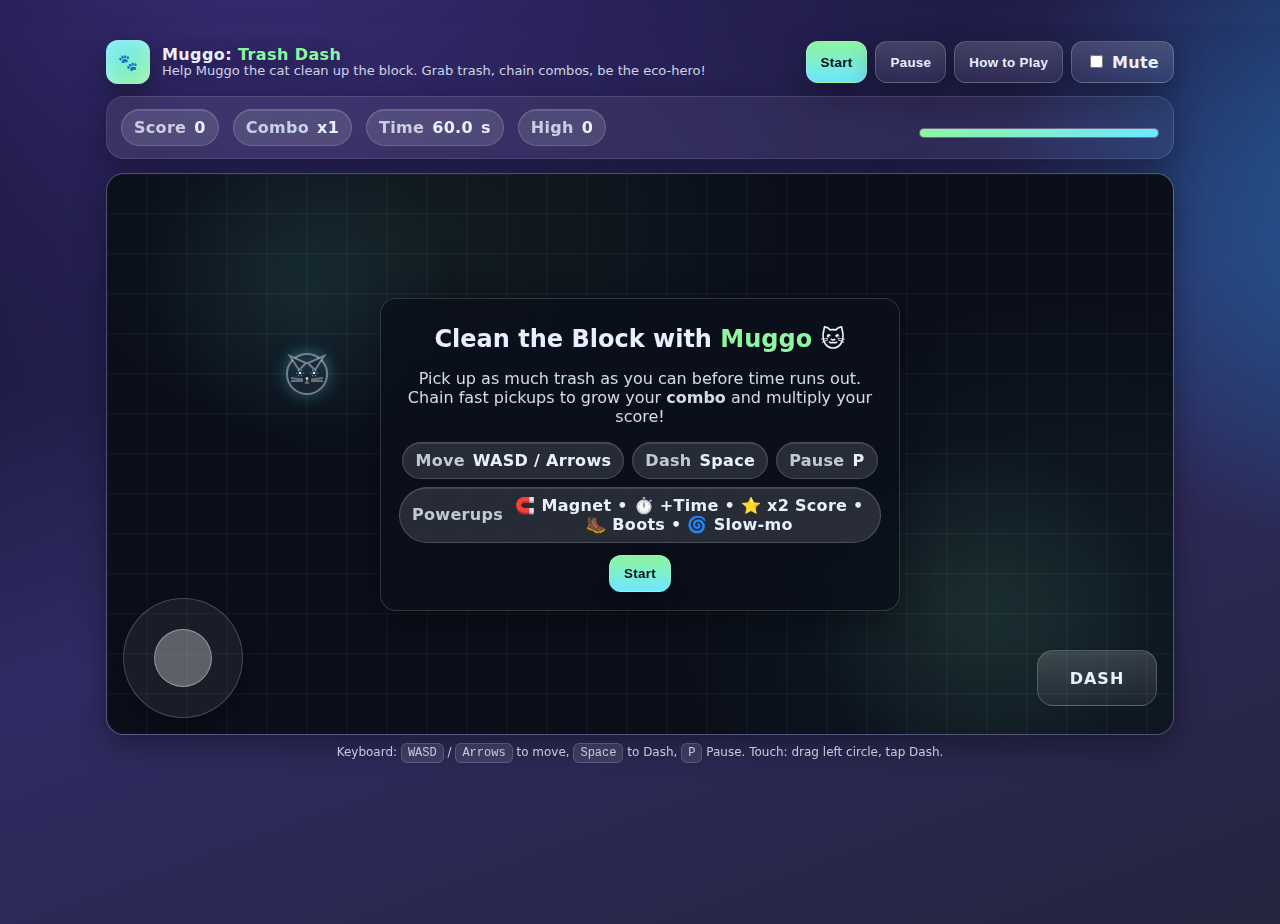
<file: collector/index.html>
<!DOCTYPE html>
<html lang="en">
<head>
  <meta charset="UTF-8" />
  <meta name="viewport" content="width=device-width, initial-scale=1" />
  <title>Muggo: Trash Dash</title>
  <style>
    :root{
      --bg1:#0f0c29; /* deep indigo */
      --bg2:#302b63; /* royal violet */
      --bg3:#24243e; /* twilight */
      --accent:#8ef5a0; /* mint glow */
      --accent-2:#6ee7ff; /* cyan glow */
      --warning:#ffbf69; /* warm amber */
      --danger:#ff6b6b; /* coral */
      --fg:#e8f0ff;
      --glass: rgba(255,255,255,0.12);
      --glass-2: rgba(255,255,255,0.08);
      --shadow: 0 10px 30px rgba(0,0,0,0.35);
      --radius: 18px;
    }
    *{box-sizing:border-box}
    html,body{
      margin:0; height:100%; color:var(--fg);
      background: radial-gradient(1200px 800px at 20% -10%, #3a2f79 0%, transparent 60%),
                  radial-gradient(1000px 700px at 120% 20%, #1b6aa5 0%, transparent 55%),
                  linear-gradient(160deg,var(--bg1),var(--bg2) 50%,var(--bg3));
      font-family: ui-sans-serif, system-ui, -apple-system, Segoe UI, Roboto, "Helvetica Neue", Arial;
    }
    .wrap{
      max-width: 1100px; margin: 24px auto; padding: 16px; 
    }
    header{
      display:flex; align-items:center; justify-content:space-between; gap:12px; margin-bottom:12px;
    }
    .brand{display:flex; align-items:center; gap:12px}
    .logo{
      width:44px; height:44px; border-radius:12px; display:grid; place-items:center; 
      background: linear-gradient(145deg, var(--accent-2), var(--accent));
      box-shadow: inset 0 0 18px rgba(255,255,255,0.35), var(--shadow);
      color:#00131a; font-weight:900;
    }
    .title{
      line-height:1; font-weight:800; letter-spacing:0.4px; text-shadow: 0 4px 20px rgba(0,0,0,0.45);
    }
    .subtitle{opacity:0.85; font-size:13px}

    .hud{
      display:grid; grid-template-columns: 1fr auto; gap:12px; align-items:center;
      background: linear-gradient( to right, rgba(255,255,255,0.08), rgba(255,255,255,0.04) );
      border:1px solid rgba(255,255,255,0.12);
      border-radius: var(--radius); padding: 12px 14px; box-shadow: var(--shadow);
      backdrop-filter: blur(8px);
    }

    .stats{ display:flex; gap:14px; flex-wrap:wrap }
    .pill{
      display:flex; align-items:center; gap:8px; padding:8px 12px; border-radius: 999px;
      background: var(--glass);
      border:1px solid rgba(255,255,255,0.16);
      box-shadow: inset 0 1px 0 rgba(255,255,255,0.12);
      font-weight:700; letter-spacing:0.3px; font-variant-numeric: tabular-nums;
    }
    .pill .k{ opacity:0.8; font-weight:600 }

    .controls{ display:flex; gap:8px; flex-wrap:wrap }
    button, .toggle{
      border:none; cursor:pointer; padding:10px 14px; border-radius: 12px; font-weight:800; letter-spacing:0.3px;
      background: linear-gradient(180deg, rgba(255,255,255,0.16), rgba(255,255,255,0.06));
      border:1px solid rgba(255,255,255,0.2);
      color:var(--fg); box-shadow: var(--shadow);
      transition: transform .08s ease, box-shadow .2s ease, filter .2s ease;
    }
    button.primary{
      background: linear-gradient(180deg, var(--accent), var(--accent-2)); color:#021318;
      text-shadow:none;
    }
    button:active{ transform: translateY(1px) scale(0.99) }
    button:disabled{ opacity:0.6; cursor:not-allowed }

    .game-card{
      position:relative; margin-top:14px; border-radius: var(--radius);
      background: linear-gradient( to bottom right, rgba(255,255,255,0.10), rgba(255,255,255,0.06) );
      border:1px solid rgba(255,255,255,0.14); box-shadow: var(--shadow); overflow:hidden;
    }
    canvas{ width:100%; height:560px; display:block; background: radial-gradient(600px 400px at 30% 10%, rgba(142,245,160,0.06), transparent 60%),
                                    radial-gradient(600px 500px at 90% 80%, rgba(110,231,255,0.06), transparent 65%),
                                    #0a0f1a; }

    .progress{
      height:10px; background: rgba(255,255,255,0.1); border-radius:999px; overflow:hidden;
      margin: 10px 0 0; border:1px solid rgba(255,255,255,0.2);
    }
    .bar{ height:100%; width:100%; background: linear-gradient(90deg, var(--accent), var(--accent-2)); transition: width .3s ease; }

    .overlay{ position:absolute; inset:0; display:grid; place-items:center; pointer-events:none }
    .card{
      pointer-events:auto; background: rgba(10,15,26,0.8); border:1px solid rgba(255,255,255,0.16); border-radius: 16px; padding: 18px; max-width: 520px; text-align:center; box-shadow: var(--shadow); backdrop-filter: blur(8px);
    }
    .card h2{ margin:8px 0 6px }
    .card p{ opacity:0.9 }

    .hidden{ display:none }

    /* Touch controls */
    .touch{
      position:absolute; inset:0; pointer-events:none;
    }
    .pad{ position:absolute; left:16px; bottom:16px; width:120px; height:120px; border-radius:50%; background: rgba(255,255,255,0.06); border:1px solid rgba(255,255,255,0.2); box-shadow: var(--shadow); pointer-events:auto; touch-action:none }
    .stick{ position:absolute; left:50%; top:50%; width:58px; height:58px; border-radius:50%; transform: translate(-50%,-50%); background: rgba(255,255,255,0.3); border:1px solid rgba(255,255,255,0.35) }
    .dash-btn{ position:absolute; right:16px; bottom:28px; width:120px; height:56px; border-radius:16px; pointer-events:auto; display:grid; place-items:center; background: linear-gradient(180deg, rgba(255,255,255,0.16), rgba(255,255,255,0.06)); border:1px solid rgba(255,255,255,0.2) }

    .footer{
      opacity:0.8; font-size:12px; text-align:center; margin-top:10px
    }
    .kbd{ font-family: ui-monospace, SFMono-Regular, Menlo, Consolas, "Liberation Mono"; padding:2px 6px; border-radius:6px; background: rgba(255,255,255,0.12); border:1px solid rgba(255,255,255,0.2) }
  </style>
</head>
<body>
  <div class="wrap">
    <header>
      <div class="brand">
        <div class="logo">🐾</div>
        <div>
          <div class="title">Muggo: <span style="color:var(--accent)">Trash Dash</span></div>
          <div class="subtitle">Help Muggo the cat clean up the block. Grab trash, chain combos, be the eco-hero!</div>
        </div>
      </div>
      <div class="controls">
        <button id="startBtn" class="primary">Start</button>
        <button id="pauseBtn">Pause</button>
        <button id="howBtn">How to Play</button>
        <label class="toggle"><input id="muteChk" type="checkbox"/> Mute</label>
      </div>
    </header>

    <div class="hud">
      <div class="stats">
        <div class="pill"><span class="k">Score</span> <span id="score">0</span></div>
        <div class="pill"><span class="k">Combo</span> <span id="combo">x1</span></div>
        <div class="pill"><span class="k">Time</span> <span id="time">60.0</span>s</div>
        <div class="pill"><span class="k">High</span> <span id="high">0</span></div>
      </div>
      <div style="min-width:240px">
        <div class="progress"><div id="bar" class="bar"></div></div>
      </div>
    </div>

    <div class="game-card">
      <canvas id="game" width="960" height="560"></canvas>
      <div id="overlay" class="overlay hidden">
        <div class="card" id="overlayCard"></div>
      </div>
      <div class="touch" id="touch">
        <div class="pad" id="pad"><div class="stick" id="stick"></div></div>
        <div class="dash-btn" id="dashBtn"><span style="font-weight:900; letter-spacing:1px">DASH</span></div>
      </div>
    </div>

    <div class="footer">Keyboard: <span class="kbd">WASD</span> / <span class="kbd">Arrows</span> to move, <span class="kbd">Space</span> to Dash, <span class="kbd">P</span> Pause. Touch: drag left circle, tap Dash.</div>
  </div>

  <script>
  // ===== Utility =====
  const clamp = (v, a, b) => Math.max(a, Math.min(b, v));
  const rand = (a,b) => Math.random()*(b-a)+a;
  const dist2 = (x1,y1,x2,y2) => { const dx=x1-x2, dy=y1-y2; return dx*dx+dy*dy };

  // ===== Audio (WebAudio simple beeps with no external files) =====
  const Sfx = (()=>{
    let ctx;
    let muted = false;
    const ensure = () => { if(!ctx) ctx = new (window.AudioContext||window.webkitAudioContext)() };
    const env = (t0, dur=0.08) => {
      const g = ctx.createGain();
      g.gain.setValueAtTime(0, t0);
      g.gain.linearRampToValueAtTime(0.35, t0+0.01);
      g.gain.exponentialRampToValueAtTime(0.0001, t0+dur);
      return g;
    };
    const beep = (type='sine', freq=520, dur=0.08, detune=0) => {
      if(muted) return; ensure(); const t=ctx.currentTime;
      const o = ctx.createOscillator(); o.type=type; o.frequency.setValueAtTime(freq,t); o.detune.value = detune;
      const g = env(t,dur);
      o.connect(g).connect(ctx.destination); o.start(t); o.stop(t+dur);
    };
    const chord = (freqs=[440,550], dur=0.12) => { if(muted) return; ensure(); const t=ctx.currentTime; const g=env(t,dur);
      freqs.forEach((f,i)=>{ const o=ctx.createOscillator(); o.type=i? 'triangle':'sine'; o.frequency.setValueAtTime(f,t); o.connect(g); o.start(t); o.stop(t+dur); }); g.connect(ctx.destination);
    };
    return { beep, chord, setMute:(m)=>{ muted=m } };
  })();

  // ===== Game Setup =====
  const canvas = document.getElementById('game');
  const ctx = canvas.getContext('2d');
  let DPR = window.devicePixelRatio || 1;
  function resize(){
    // Maintain crispness on HiDPI
    const rect = canvas.getBoundingClientRect();
    DPR = window.devicePixelRatio || 1;
    canvas.width = Math.floor(rect.width * DPR);
    canvas.height = Math.floor(rect.height * DPR);
  }
  resize();
  addEventListener('resize', resize);

  // World bounds in canvas pixels
  function bounds(){ return { w: canvas.width, h: canvas.height } }

  // ===== Entities =====
  const world = {
    playing:false,
    paused:false,
    time: 60,
    timeLeft: 60,
    score: 0,
    comboTimer: 0,
    comboMax: 2.8,
    mult: 1,
    maxMult: 5,
    high: Number(localStorage.getItem('muggoTrashDashHigh')||0),
    trash: [],
    puddles: [],
    powerups: [],
    lastSpawn: 0,
    lastPuddle: 0,
    lastPower: 0,
    // New global modifiers
    bonus: 1, // ⭐ x2 score temporary
    bonusTimer: 0,
    slowTimer: 0,
    timeScale: 1,
  };

  const keys = {};
  addEventListener('keydown', e=>{
    if(['ArrowUp','ArrowDown','ArrowLeft','ArrowRight',' '].includes(e.key)) e.preventDefault();
    keys[e.key.toLowerCase()] = true;
    if(e.key.toLowerCase()==='p') togglePause();
  });
  addEventListener('keyup', e=>{ keys[e.key.toLowerCase()] = false });

  const player = {
    x: 200, y: 200, r: 20, speed: 210, vx:0, vy:0,
    dash: { cd: 0, cdMax: 1.3, power: 400, time: 0.12 },
    slow: 1,
    magnet: 0, // seconds remaining
    magnetRange: 160, // base attraction range (scaled by DPR)
    boots: 0, // 🥾 ignore puddle slow
  };

  const TRASH_TYPES = [
    { emoji:'🛍️', pts: 10 },
    { emoji:'🥤', pts: 12 },
    { emoji:'🍌', pts: 14 },
    { emoji:'🍾', pts: 16 },
    { emoji:'🧃', pts: 12 },
  ];

  function spawnTrash(){
    const {w,h} = bounds();
    const t = TRASH_TYPES[(Math.random()*TRASH_TYPES.length)|0];
    const r = 15; // pickup radius
    const pad = 30; // edge padding
    let x = rand(pad, w-pad), y = rand(pad, h-pad);
    // avoid spawning right on player
    const safe = 140*140;
    let tries=0;
    while(dist2(x,y, player.x, player.y) < safe && tries < 10){ x=rand(pad,w-pad); y=rand(pad,h-pad); tries++ }
    world.trash.push({ x, y, r, t, born: performance.now() });
  }

  function spawnPuddle(){
    const {w,h} = bounds();
    const r = rand(24,36);
    world.puddles.push({ x: rand(r+20, w-r-20), y: rand(r+20, h-r-20), r, life: rand(8,14) });
  }

  function spawnPower(){
    const {w,h} = bounds();
    // Weighted kinds: more magnets/time, some double/boots/slow-mo
    const kinds = ['magnet','time','double','boots','slowmo'];
    const weights = [0.35,0.25,0.2,0.1,0.1];
    let r = Math.random(); let kind = kinds[0];
    for(let i=0;i<kinds.length;i++){ r -= weights[i]; if(r<=0){ kind = kinds[i]; break } }
    world.powerups.push({ x: rand(40, w-40), y: rand(40, h-40), r: 18, kind, life: 12 });
  }

  function reset(){
    const {w,h}=bounds();
    world.playing = false; world.paused=false; world.timeLeft=world.time; world.score=0; world.mult=1; world.comboTimer=0;
    world.trash.length=0; world.puddles.length=0; world.powerups.length=0; world.lastSpawn=0; world.lastPuddle=0; world.lastPower=0;
    player.x=w*0.5; player.y=h*0.6; player.vx=0; player.vy=0; player.slow=1; player.magnet=0; player.dash.cd=0;
    for(let i=0;i<7;i++) spawnTrash();
    for(let i=0;i<2;i++) spawnPuddle();
  }

  // ===== Drawing =====
  function drawGlowCircle(x,y,r,c1,c2){
    const g = ctx.createRadialGradient(x,y, r*0.1, x,y,r);
    g.addColorStop(0,c1); g.addColorStop(1,c2); ctx.fillStyle=g; ctx.beginPath(); ctx.arc(x,y,r,0,Math.PI*2); ctx.fill();
  }

  function drawBackground(){
    const {w,h}=bounds();
    // Grid
    ctx.save();
    ctx.strokeStyle = 'rgba(255,255,255,0.06)';
    ctx.lineWidth = 1;
    const step = 40 * DPR;
    ctx.beginPath();
    for(let x=0; x<w; x+=step){ ctx.moveTo(x,0); ctx.lineTo(x,h) }
    for(let y=0; y<h; y+=step){ ctx.moveTo(0,y); ctx.lineTo(w,y) }
    ctx.stroke();
    // Ambient blobs
    drawGlowCircle(w*0.18,h*0.2, 160*DPR, 'rgba(110,231,255,0.08)','rgba(110,231,255,0)');
    drawGlowCircle(w*0.82,h*0.78, 180*DPR, 'rgba(142,245,160,0.09)','rgba(142,245,160,0)');
    ctx.restore();
  }

  function drawMuggo(x,y,r){
    // Stylized cat head with Cardano-style dotted eyes
    ctx.save();
    ctx.translate(x,y);
    ctx.shadowColor = 'rgba(110,231,255,0.35)';
    ctx.shadowBlur = 18*DPR;

    // Head
    ctx.fillStyle = '#182331';
    ctx.strokeStyle = 'rgba(255,255,255,0.4)';
    ctx.lineWidth = 2*DPR;
    ctx.beginPath();
    ctx.arc(0,0,r,0,Math.PI*2);
    ctx.fill(); ctx.stroke();

    // Ears
    ctx.beginPath();
    ctx.moveTo(-r*0.4, -r*0.2);
    ctx.lineTo(-r*0.85, -r*0.9);
    ctx.lineTo(-r*0.05, -r*0.55);
    ctx.closePath(); ctx.fill(); ctx.stroke();

    ctx.beginPath();
    ctx.moveTo(r*0.4, -r*0.2);
    ctx.lineTo(r*0.85, -r*0.9);
    ctx.lineTo(r*0.05, -r*0.55);
    ctx.closePath(); ctx.fill(); ctx.stroke();

    // Nose + mouth
    ctx.fillStyle = '#ffbf69';
    ctx.beginPath();
    ctx.arc(0, r*0.22, r*0.07, 0, Math.PI*2);
    ctx.fill();
    ctx.strokeStyle = 'rgba(255,255,255,0.35)';
    ctx.beginPath();
    ctx.moveTo(0, r*0.28); ctx.lineTo(0, r*0.38);
    ctx.moveTo(-r*0.1, r*0.42); ctx.quadraticCurveTo(0,r*0.48, r*0.1, r*0.42);
    ctx.stroke();

    // Eyes (Cardano-like dot constellation)
    function eye(cx){
      const er = r*0.16;
      ctx.fillStyle = '#b7f7ff';
      ctx.beginPath(); ctx.arc(cx, -r*0.05, er*0.42, 0, Math.PI*2); ctx.fill(); // center dot
      const dots = 6;
      for(let i=0;i<dots;i++){
        const ang = (i/dots)*Math.PI*2;
        const rr = er; const dx = Math.cos(ang)*rr; const dy = Math.sin(ang)*rr;
        ctx.beginPath(); ctx.arc(cx+dx, -r*0.05+dy, er*0.16, 0, Math.PI*2); ctx.fill();
      }
    }
    eye(-r*0.35); eye(r*0.35);

    // Whiskers
    ctx.strokeStyle = 'rgba(255,255,255,0.35)';
    ctx.beginPath();
    ctx.moveTo(-r*0.2, r*0.28); ctx.lineTo(-r*0.8, r*0.2);
    ctx.moveTo(-r*0.2, r*0.35); ctx.lineTo(-r*0.8, r*0.35);
    ctx.moveTo(r*0.2, r*0.28); ctx.lineTo(r*0.8, r*0.2);
    ctx.moveTo(r*0.2, r*0.35); ctx.lineTo(r*0.8, r*0.35);
    ctx.stroke();

    ctx.restore();
  }

  function drawTrash(t){
    const time = (performance.now()-t.born)/1000;
    const bob = Math.sin(time*4)*2*DPR;
    ctx.save();
    ctx.font = `${Math.round(24*DPR)}px system-ui, emoji`;
    ctx.textAlign = 'center'; ctx.textBaseline = 'middle';
    ctx.shadowColor = 'rgba(142,245,160,0.45)'; ctx.shadowBlur = 14*DPR;
    ctx.fillText(t.t.emoji, t.x, t.y + bob);
    ctx.restore();
  }

  function drawPuddle(p){
    ctx.save();
    ctx.globalAlpha = 0.45; ctx.fillStyle = '#1b4c6b';
    drawGlowCircle(p.x,p.y,p.r,'rgba(110,231,255,0.18)','rgba(110,231,255,0)');
    ctx.restore();
  }

  function drawPower(u){
    ctx.save();
    const g = ctx.createLinearGradient(u.x-u.r,u.y-u.r,u.x+u.r,u.y+u.r);
    g.addColorStop(0,'#f9f871'); g.addColorStop(1,'#8ef5a0');
    ctx.fillStyle=g; ctx.beginPath(); ctx.arc(u.x,u.y,u.r,0,Math.PI*2); ctx.fill();
    ctx.shadowColor = 'rgba(255,255,255,0.5)'; ctx.shadowBlur=10*DPR;
    ctx.font = `${Math.round(12*DPR)}px ui-sans-serif`; ctx.fillStyle = '#00131a'; ctx.textAlign='center'; ctx.textBaseline='middle';
    const icon = u.kind==='magnet'?'🧲': u.kind==='time'?'⏱️': u.kind==='double'?'⭐': u.kind==='boots'?'🥾':'🌀';
    ctx.fillText(icon, u.x, u.y);
    ctx.restore();
  }

  // ===== Mechanics =====
  let last = performance.now();
  function step(){
    const now = performance.now();
    const dt = Math.min(0.033, (now-last)/1000); // clamp for stability
    last = now;
    const dtEff = dt * (world.timeScale||1);

    if(world.playing && !world.paused){
      world.timeLeft -= dt;
      if(world.timeLeft <= 0){ world.timeLeft = 0; endGame(); }

      // Spawns
      world.lastSpawn += dtEff; if(world.lastSpawn > 0.65){ world.lastSpawn=0; if(world.trash.length<24) spawnTrash() }
      world.lastPuddle += dtEff; if(world.lastPuddle > 3.6){ world.lastPuddle=0; if(world.puddles.length<5) spawnPuddle() }
      world.lastPower += dtEff; if(world.lastPower > 7.5){ world.lastPower=0; if(world.powerups.length<3) spawnPower() }

      // Player move
      const accel = (keys['w']||keys['arrowup']? -1:0) + (keys['s']||keys['arrowdown']? 1:0);
      const accer = (keys['a']||keys['arrowleft']? -1:0) + (keys['d']||keys['arrowright']? 1:0);
      let ax = accer, ay = accel;
      // touch input overrides if active
      if(touch.active){ ax = touch.dx; ay = touch.dy }

      const mag = Math.hypot(ax,ay) || 1;
      let vx = (ax/mag) * player.speed * player.slow;
      let vy = (ay/mag) * player.speed * player.slow;

      // dash
      player.dash.cd = Math.max(0, player.dash.cd - dt);
      if((keys[' '] || touch.dash) && player.dash.cd===0){
        // apply burst in current input direction, fallback to last facing
        const dirx = (ax||player.vx||1), diry = (ay||player.vy||0);
        const dmag = Math.hypot(dirx,diry) || 1;
        player.vx = (dirx/dmag) * player.dash.power;
        player.vy = (diry/dmag) * player.dash.power;
        player.dash.cd = player.dash.cdMax;
        Sfx.chord([660,990], 0.12);
        touch.dash = false;
      } else {
        // lerp velocity towards walk speed
        player.vx += (vx - player.vx) * 0.16;
        player.vy += (vy - player.vy) * 0.16;
      }

      player.x += player.vx * dtEff; player.y += player.vy * dtEff;
      const {w,h} = bounds();
      player.x = clamp(player.x, player.r+4, w - player.r-4);
      player.y = clamp(player.y, player.r+4, h - player.r-4);

      // puddles slow
      player.slow = 1;
      if(player.boots<=0){
        for(const p of world.puddles){ if(dist2(player.x,player.y,p.x,p.y) < (player.r+p.r)*(player.r+p.r)) { player.slow = 0.55; break } }
      }

      // Powerup timers
      player.magnet = Math.max(0, player.magnet - dt);
      player.boots = Math.max(0, player.boots - dt);
      world.bonusTimer = Math.max(0, world.bonusTimer - dt);
      if(world.bonusTimer===0) world.bonus = 1;
      world.slowTimer = Math.max(0, world.slowTimer - dt);
      world.timeScale = world.slowTimer>0 ? 0.6 : 1;

      // Trash attraction if magnet
      if(player.magnet>0){
        for(const t of world.trash){
          const dx = player.x - t.x, dy = player.y - t.y; const d = Math.hypot(dx,dy);
          const range = (player.magnetRange||160) * DPR * (player.magnet>5?1.75:1);
          if(d<range){ const f= (1 - d/range)*80; t.x += (dx/d)*f*dtEff; t.y += (dy/d)*f*dtEff }
        }
      }

      // Collect trash
      for(let i=world.trash.length-1;i>=0;i--){
        const t = world.trash[i];
        const r = player.r + t.r;
        if(dist2(player.x,player.y,t.x,t.y) < r*r){
          world.trash.splice(i,1);
          const gain = Math.round(t.t.pts * world.mult * (world.bonus||1));
          world.score += gain;
          world.comboTimer = world.comboMax; // reset combo window
          world.mult = clamp(world.mult + 0.2, 1, world.maxMult);
          Sfx.beep('triangle', 520 + world.mult*40, 0.09);
          // floating text
          floats.push({ x:t.x, y:t.y, text:`+${gain}`, life: 0.8, vx: rand(-20,20), vy: -60 });
        }
      }

      // Powerups
      for(let i=world.powerups.length-1;i>=0;i--){
        const u = world.powerups[i]; u.life -= dtEff; if(u.life<=0){ world.powerups.splice(i,1); continue }
        if(dist2(player.x,player.y,u.x,u.y) < (player.r+u.r)*(player.r+u.r)){
          world.powerups.splice(i,1);
          if(u.kind==='magnet'){ player.magnet = 6; player.magnetRange = 160; floats.push({x:u.x,y:u.y,text:'MAGNET!',life:1.2,vx:0,vy:-40}); Sfx.chord([740,980],0.14) }
          else if(u.kind==='time'){ world.timeLeft = Math.min(world.time, world.timeLeft + 6); floats.push({x:u.x,y:u.y,text:'+6s',life:1.2,vx:0,vy:-40}); Sfx.chord([520,660],0.14) }
          else if(u.kind==='double'){ world.bonus=2; world.bonusTimer=6; floats.push({x:u.x,y:u.y,text:'x2 SCORE!',life:1.2,vx:0,vy:-40}); Sfx.chord([880,1320],0.14) }
          else if(u.kind==='boots'){ player.boots=6; floats.push({x:u.x,y:u.y,text:'PUDDLE BOOTS!',life:1.2,vx:0,vy:-40}); Sfx.chord([600,900],0.14) }
          else if(u.kind==='slowmo'){ world.slowTimer=5; floats.push({x:u.x,y:u.y,text:'SLOW-MO!',life:1.2,vx:0,vy:-40}); Sfx.chord([480,720],0.14) }
        }
      }

      // Puddle lifetimes
      for(let i=world.puddles.length-1;i>=0;i--){ const p=world.puddles[i]; p.life-=dtEff; if(p.life<=0) world.puddles.splice(i,1) }

      // Combo decay
      world.comboTimer = Math.max(0, world.comboTimer - dt);
      if(world.comboTimer===0 && world.mult>1){ world.mult = Math.max(1, Math.floor(world.mult)); world.mult -= 0.1; world.mult = Math.max(1, world.mult) }

      // UI updates
      $score.textContent = world.score;
      $combo.textContent = 'x' + world.mult.toFixed(1).replace(/\.0$/,'');
      $time.textContent = world.timeLeft.toFixed(1);
      $bar.style.width = ((world.timeLeft/world.time)*100).toFixed(1)+'%';
      $high.textContent = world.high;
    }

    // Draw
    ctx.clearRect(0,0,canvas.width,canvas.height);
    drawBackground();

    world.puddles.forEach(drawPuddle);
    world.trash.forEach(drawTrash);
    world.powerups.forEach(drawPower);

    drawMuggo(player.x, player.y, player.r*DPR);

    // Floating texts
    for(let i=floats.length-1;i>=0;i--){
      const f = floats[i]; f.life -= dt; f.x += f.vx*dt; f.y += f.vy*dt;
      if(f.life<=0) { floats.splice(i,1); continue }
      ctx.save(); ctx.globalAlpha = Math.max(0, f.life/1.2);
      ctx.fillStyle = '#8ef5a0'; ctx.font = `${Math.round(18*DPR)}px ui-sans-serif`; ctx.textAlign='center'; ctx.fillText(f.text, f.x, f.y);
      ctx.restore();
    }

    requestAnimationFrame(step);
  }

  const floats = [];

  function start(){ reset(); world.playing=true; hideOverlay(); Sfx.beep('sine', 740, 0.1); }
  function endGame(){ world.playing=false; if(world.score>world.high){ world.high=world.score; localStorage.setItem('muggoTrashDashHigh', world.high) } showGameOver() }
  function togglePause(){ if(!world.playing) return; world.paused = !world.paused; if(world.paused) showPause(); else hideOverlay() }

  // ===== Overlay / UI =====
  const $overlay = document.getElementById('overlay');
  const $card = document.getElementById('overlayCard');
  const $start = document.getElementById('startBtn');
  const $pause = document.getElementById('pauseBtn');
  const $how = document.getElementById('howBtn');
  const $mute = document.getElementById('muteChk');
  const $score = document.getElementById('score');
  const $combo = document.getElementById('combo');
  const $time = document.getElementById('time');
  const $bar = document.getElementById('bar');
  const $high = document.getElementById('high');

  function showOverlay(html){ $card.innerHTML = html; $overlay.classList.remove('hidden') }
  function hideOverlay(){ $overlay.classList.add('hidden') }

  function showIntro(){
    showOverlay(`
      <h2>Clean the Block with <span style="color:var(--accent)">Muggo</span> 🐱</h2>
      <p>Pick up as much trash as you can before time runs out. Chain fast pickups to grow your <b>combo</b> and multiply your score!</p>
      <div style="display:flex; gap:8px; justify-content:center; flex-wrap:wrap; margin-top:10px">
        <span class="pill"><span class="k">Move</span> WASD / Arrows</span>
        <span class="pill"><span class="k">Dash</span> Space</span>
        <span class="pill"><span class="k">Pause</span> P</span>
        <span class=\"pill\"><span class=\"k\">Powerups<\/span> 🧲 Magnet • ⏱️ +Time • ⭐ x2 Score • 🥾 Boots • 🌀 Slow-mo<\/span>
      </div>
      <div style="margin-top:12px; display:flex; gap:8px; justify-content:center">
        <button class="primary" onclick="start()">Start</button>
      </div>
    `);
  }

  function showPause(){
    showOverlay(`
      <h2>Paused ⏸️</h2>
      <p>Stretch your paws. Combos freeze while paused.</p>
      <div style="margin-top:12px">
        <button class="primary" onclick="togglePause()">Resume</button>
      </div>
    `);
  }

  function rankFor(score){
    if(score>=1200) return '🌟 Trash Titan';
    if(score>=800) return '💎 Urban Guardian';
    if(score>=500) return '🧼 Eco Cat';
    if(score>=250) return '🐾 Street Sweeper';
    return '🌱 Eco Kitten';
  }

  function showGameOver(){
    showOverlay(`
      <h2>Time! ⏰</h2>
      <p><b>Score:</b> ${world.score} &nbsp;•&nbsp; <b>Rank:</b> ${rankFor(world.score)}</p>
      <p><small>High score: ${world.high}</small></p>
      <div style="margin-top:12px; display:flex; gap:8px; justify-content:center; flex-wrap:wrap">
        <button class="primary" onclick="start()">Play Again</button>
        <button onclick="copyShare()">Share Score</button>
      </div>
    `);
  }

  async function copyShare(){
    const text = `I scored ${world.score} in Muggo: Trash Dash! ${rankFor(world.score)} 🐱♻️`;
    try{ await navigator.clipboard.writeText(text); $card.insertAdjacentHTML('beforeend', '<p style="opacity:0.8; margin-top:8px">Copied to clipboard. Paste anywhere!</p>') } catch(e){ alert(text) }
  }

  $start.addEventListener('click', start);
  $pause.addEventListener('click', ()=> togglePause());
  $how.addEventListener('click', showIntro);
  $mute.addEventListener('change', e=> Sfx.setMute(e.target.checked));

  showIntro();
  requestAnimationFrame(step);

  // ===== Touch controls =====
  const touch = { active:false, dx:0, dy:0, dash:false };
  const pad = document.getElementById('pad');
  const stick = document.getElementById('stick');
  const dashBtn = document.getElementById('dashBtn');
  let padCenter = {x:0,y:0};
  function updatePadCenter(){ const r = pad.getBoundingClientRect(); padCenter.x = r.left + r.width/2; padCenter.y = r.top + r.height/2 }
  updatePadCenter(); addEventListener('resize', updatePadCenter);

  function padMove(clientX, clientY){
    const dx = clientX - padCenter.x; const dy = clientY - padCenter.y;
    const max = 44; const d = Math.hypot(dx,dy); const m = Math.min(1, d/max);
    // normalize to -1..1, invert Y for canvas
    touch.dx = (dx / (max||1)); touch.dy = (dy / (max||1));
    // clamp
    const cl = d>max ? max/d : 1; const px = dx*cl, py = dy*cl;
    stick.style.transform = `translate(calc(-50% + ${px}px), calc(-50% + ${py}px))`;
  }

  pad.addEventListener('pointerdown', e=>{ touch.active=true; pad.setPointerCapture(e.pointerId); padMove(e.clientX, e.clientY) });
  pad.addEventListener('pointermove', e=>{ if(!touch.active) return; padMove(e.clientX, e.clientY) });
  pad.addEventListener('pointerup', e=>{ touch.active=false; touch.dx=0; touch.dy=0; stick.style.transform='translate(-50%,-50%)' });
  pad.addEventListener('pointercancel', e=>{ touch.active=false; touch.dx=0; touch.dy=0; stick.style.transform='translate(-50%,-50%)' });

  dashBtn.addEventListener('pointerdown', ()=>{ touch.dash = true; setTimeout(()=> touch.dash=false, 80) });

  // Prevent page scroll on spacebar (already prevented in keydown)
  window.onkeydown = function(e){ if(e.keyCode===32 && e.target===document.body){ e.preventDefault(); return false } }
  </script>
</body>
</html>
</file>
